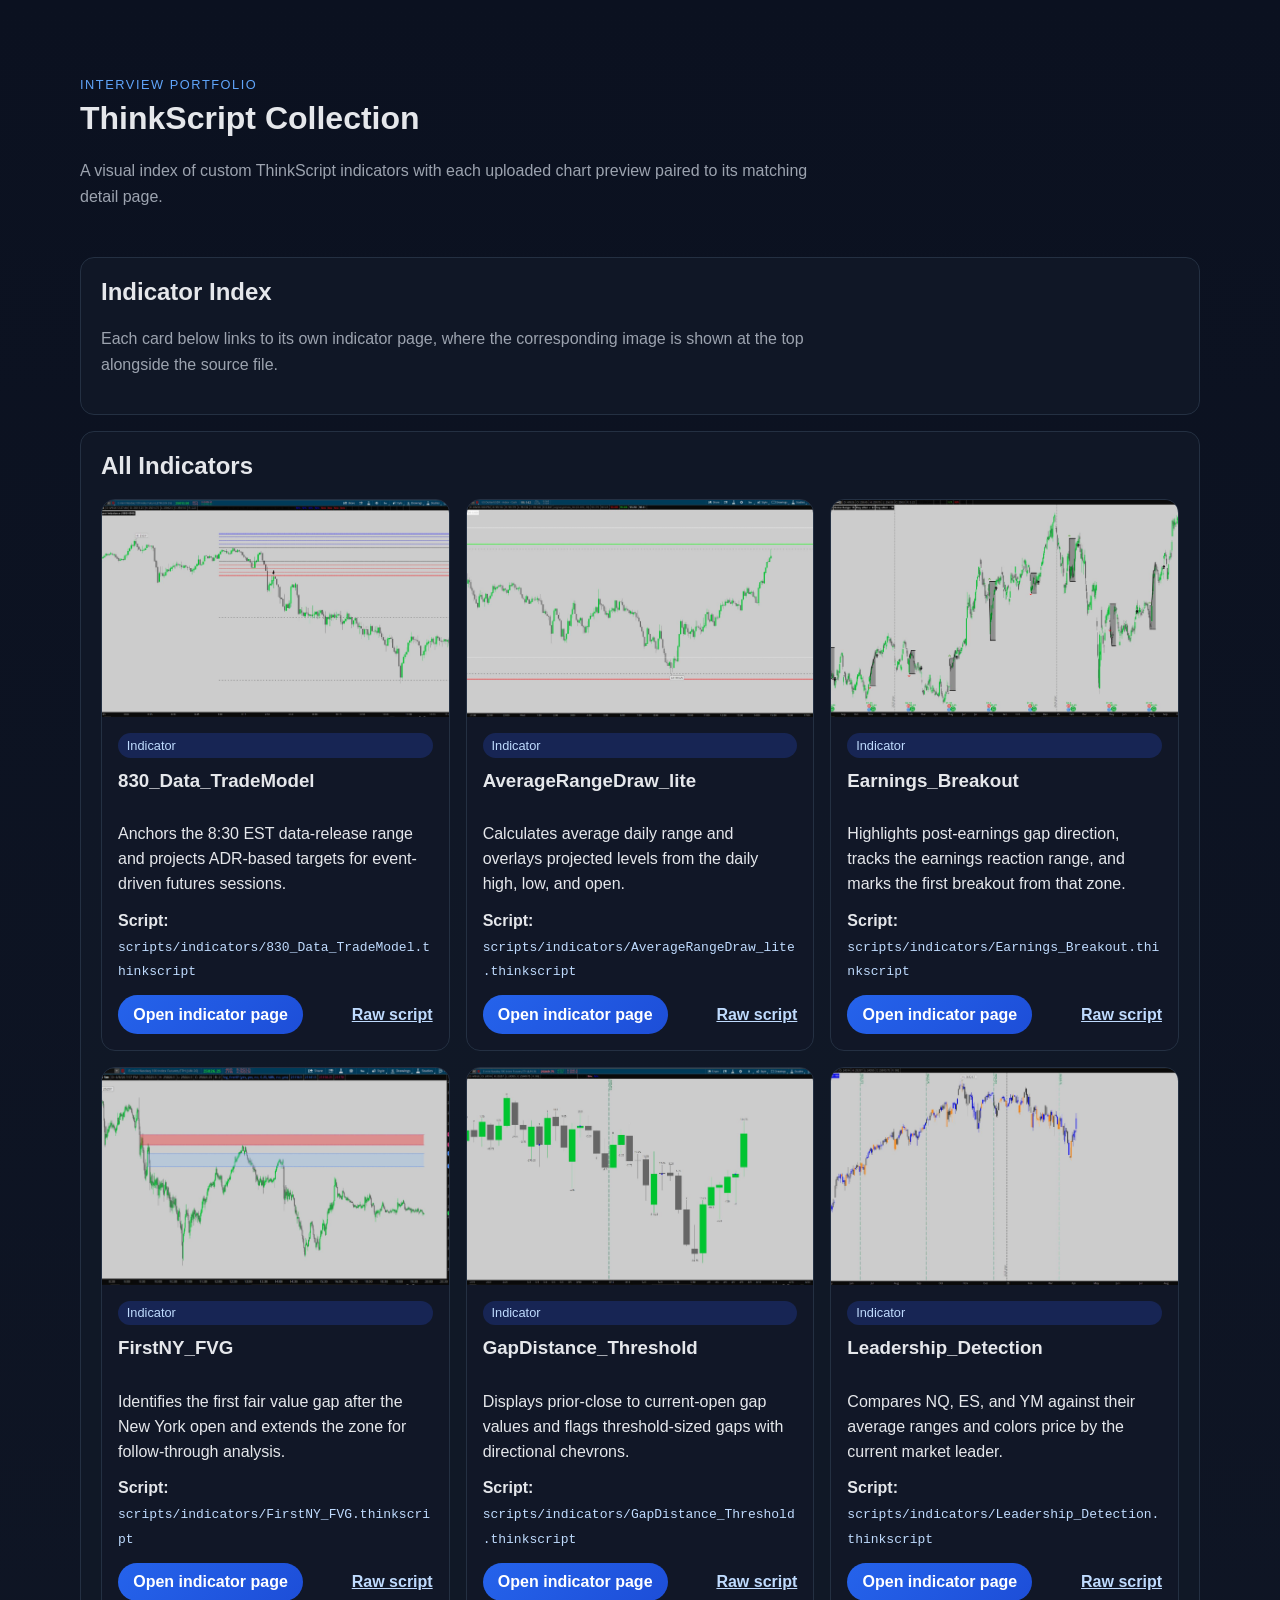
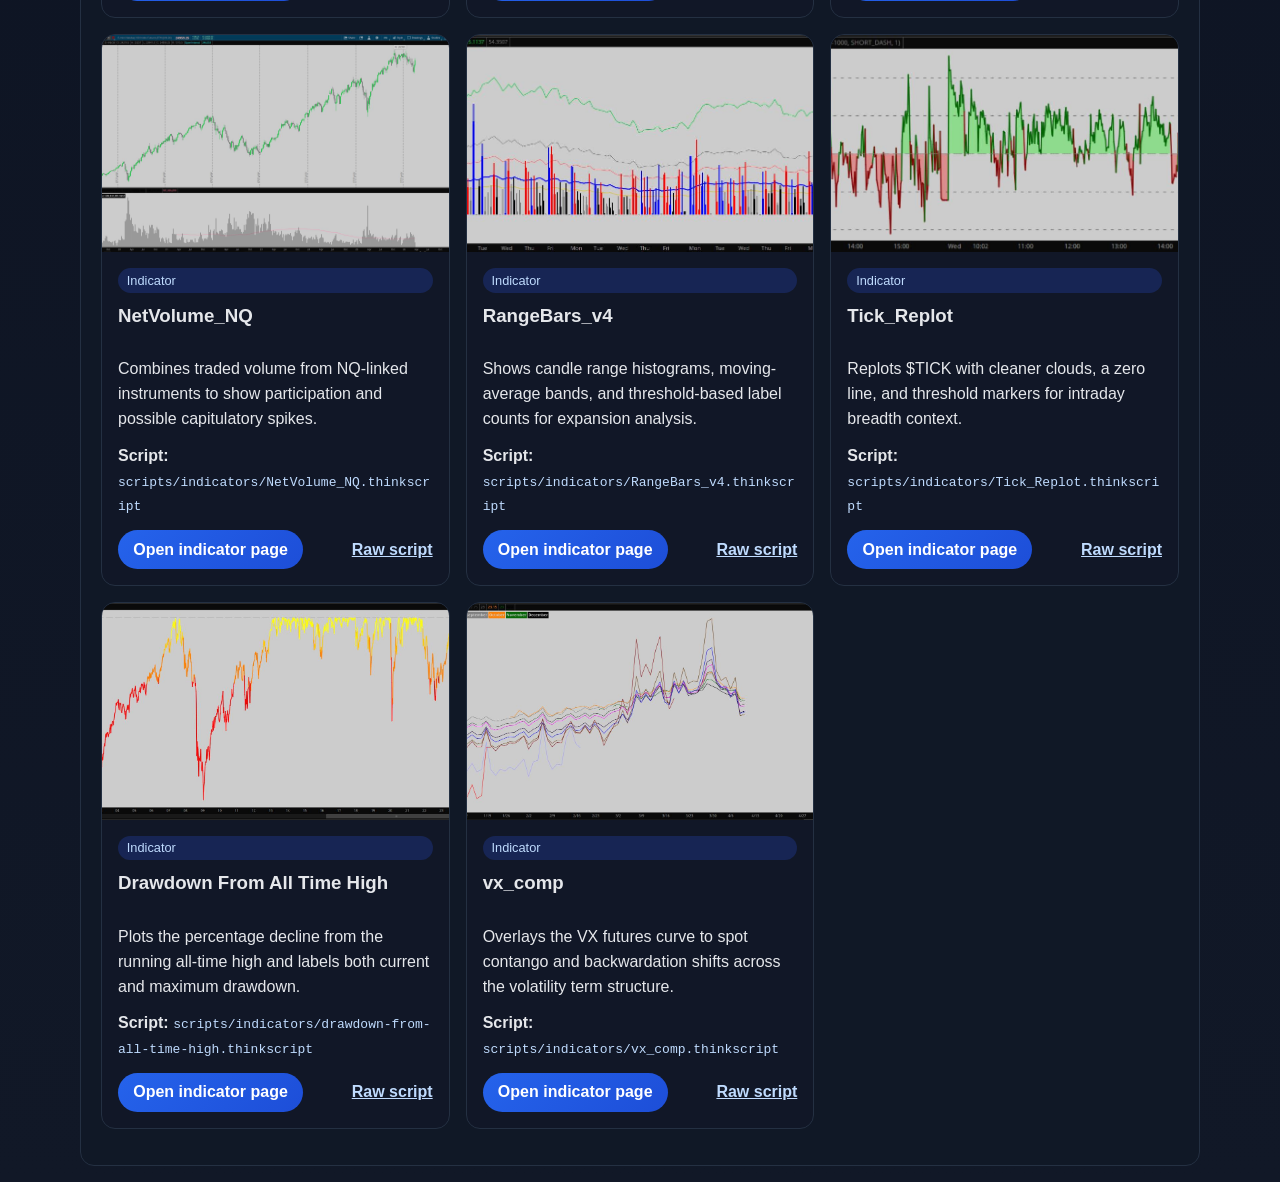
<file: index.html>
<!DOCTYPE html>
<html lang="en">
<head>
  <meta charset="UTF-8" />
  <meta name="viewport" content="width=device-width, initial-scale=1.0" />
  <title>ThinkScript Portfolio</title>
  <link rel="stylesheet" href="styles.css" />
</head>
<body>
  <header class="hero">
    <div class="container">
      <p class="eyebrow">Interview Portfolio</p>
      <h1>ThinkScript Collection</h1>
      <p class="lead">
        A visual index of custom ThinkScript indicators with each uploaded chart preview paired to its matching detail page.
      </p>
    </div>
  </header>

  <main class="container">
    <section class="panel">
      <h2>Indicator Index</h2>
      <p class="section-copy">
        Each card below links to its own indicator page, where the corresponding image is shown at the top alongside the source file.
      </p>
    </section>

    <section class="panel">
      <h2>All Indicators</h2>
      <div id="indicator-grid" class="grid"></div>
    </section>
  </main>

  <script src="scripts/site.js"></script>
</body>
</html>
</file>
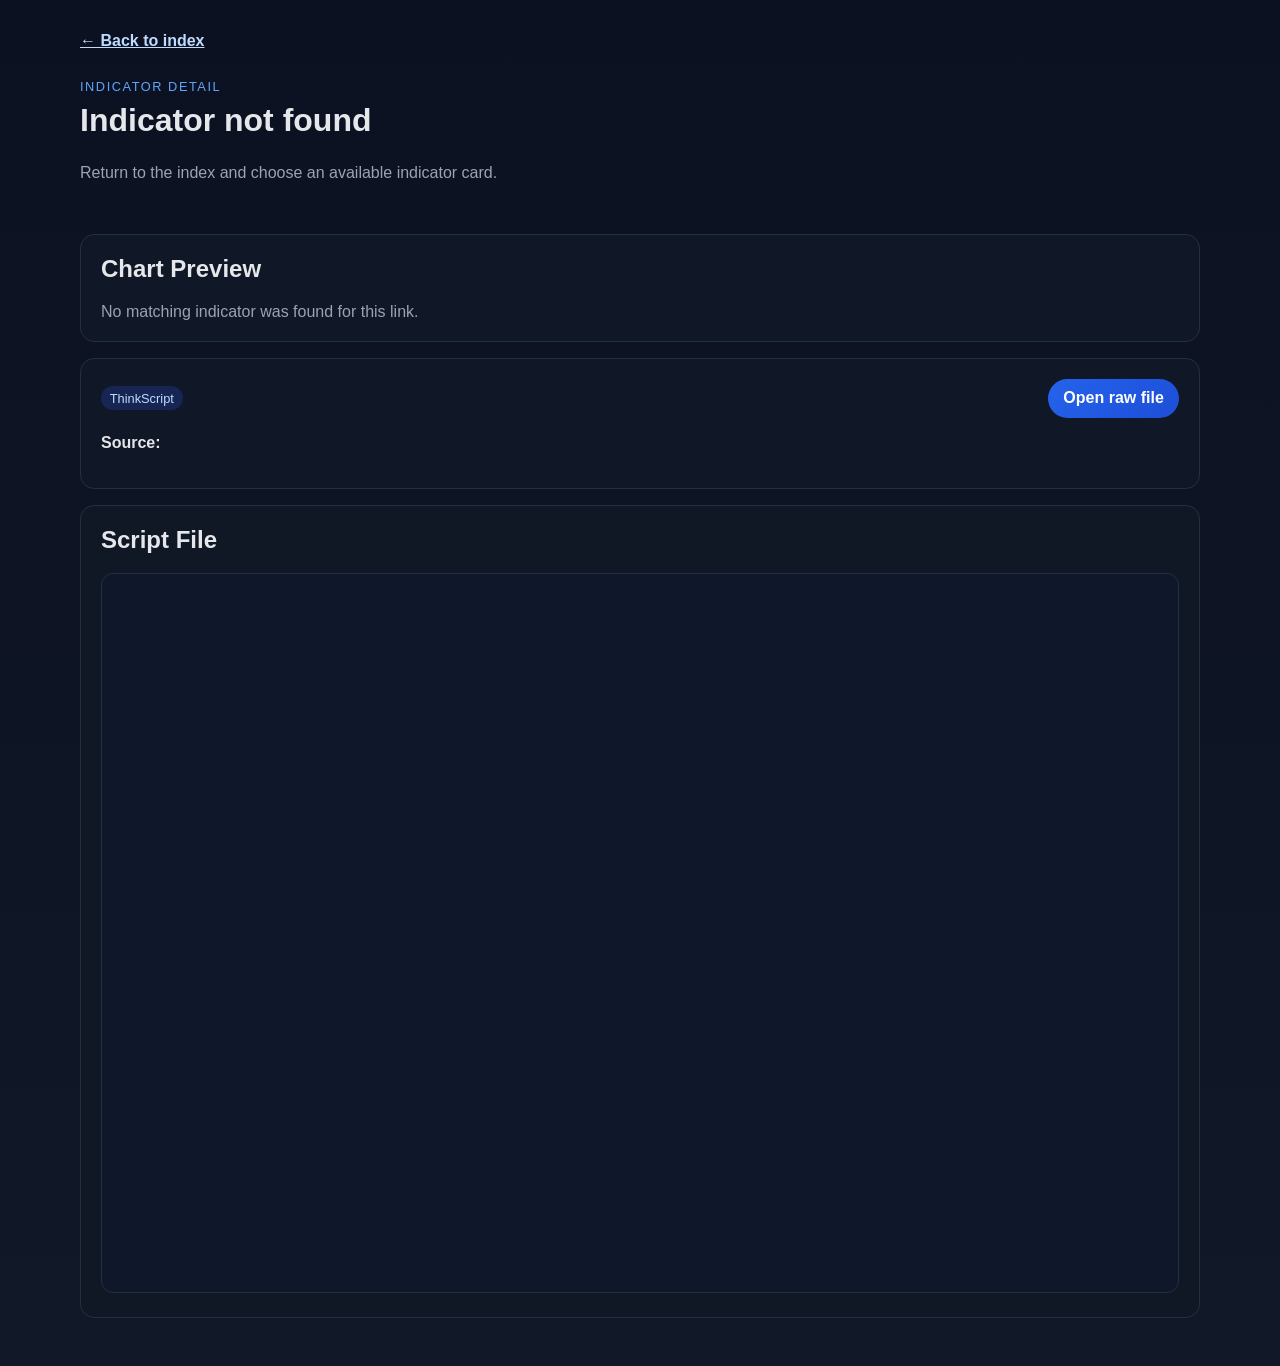
<file: indicator.html>
<!DOCTYPE html>
<html lang="en">
<head>
  <meta charset="UTF-8" />
  <meta name="viewport" content="width=device-width, initial-scale=1.0" />
  <title>Indicator Detail | ThinkScript Collection</title>
  <link rel="stylesheet" href="styles.css" />
</head>
<body>
  <header class="hero hero-compact">
    <div class="container">
      <a class="back-link" href="index.html">&larr; Back to index</a>
      <p class="eyebrow">Indicator Detail</p>
      <h1 id="indicator-title">Loading indicator...</h1>
      <p id="indicator-description" class="lead">Preparing the matching chart preview and script file.</p>
    </div>
  </header>

  <main class="container">
    <section class="detail-layout">
      <article class="panel">
        <h2>Chart Preview</h2>
        <div id="indicator-gallery" class="detail-gallery"></div>
      </article>

      <article class="panel">
        <div class="detail-actions">
          <span class="tag">ThinkScript</span>
          <a id="script-link" class="button-link" href="#">Open raw file</a>
        </div>
        <p><strong>Source:</strong> <code id="script-path"></code></p>
      </article>

      <article class="panel">
        <h2>Script File</h2>
        <iframe id="script-frame" class="script-frame" src="about:blank" title="ThinkScript source"></iframe>
      </article>
    </section>
  </main>

  <script src="scripts/site.js"></script>
</body>
</html>
</file>
<file: styles.css>
:root {
  --bg: #0b1120;
  --bg-soft: #0f172a;
  --panel: #111827;
  --panel-border: #243042;
  --text: #e5e7eb;
  --muted: #9ca3af;
  --accent: #60a5fa;
  --accent-strong: #bfdbfe;
  --tag-bg: #172554;
}

* {
  box-sizing: border-box;
}

body {
  margin: 0;
  font-family: Arial, Helvetica, sans-serif;
  background: linear-gradient(180deg, #0b1120 0%, #111827 100%);
  color: var(--text);
}

img {
  max-width: 100%;
}

.container {
  width: min(1120px, calc(100% - 2rem));
  margin: 0 auto;
}

.hero {
  padding: 4rem 0 2rem;
}

.hero-compact {
  padding-top: 2rem;
}

.eyebrow {
  text-transform: uppercase;
  letter-spacing: 0.12em;
  color: var(--accent);
  font-size: 0.8rem;
  margin-bottom: 0.5rem;
}

h1,
h2,
h3 {
  margin-top: 0;
}

.lead,
.section-copy {
  color: var(--muted);
  max-width: 760px;
  line-height: 1.6;
}

.panel {
  background: rgba(17, 24, 39, 0.92);
  border: 1px solid var(--panel-border);
  border-radius: 14px;
  padding: 1.25rem;
  margin-bottom: 1rem;
}

.grid {
  display: grid;
  grid-template-columns: repeat(auto-fit, minmax(280px, 1fr));
  gap: 1rem;
  margin-bottom: 1rem;
}

.card {
  background: rgba(17, 24, 39, 0.95);
  border: 1px solid var(--panel-border);
  border-radius: 14px;
  overflow: hidden;
  display: flex;
  flex-direction: column;
}

.card-image {
  width: 100%;
  aspect-ratio: 16 / 10;
  object-fit: cover;
  display: block;
  background: var(--bg-soft);
}

.card-body {
  padding: 1rem;
  display: flex;
  flex-direction: column;
  gap: 0.75rem;
  flex: 1;
}

.card-body p {
  margin: 0;
  line-height: 1.55;
}

.card-actions,
.detail-actions {
  display: flex;
  align-items: center;
  justify-content: space-between;
  gap: 0.75rem;
  flex-wrap: wrap;
}

.card-actions {
  margin-top: auto;
}

.tag {
  display: inline-block;
  padding: 0.3rem 0.55rem;
  border-radius: 999px;
  background: var(--tag-bg);
  color: #bfdbfe;
  font-size: 0.8rem;
}

.button-link {
  display: inline-flex;
  align-items: center;
  justify-content: center;
  padding: 0.65rem 0.95rem;
  border-radius: 999px;
  background: linear-gradient(135deg, #2563eb, #1d4ed8);
  color: white;
  font-weight: 600;
  text-decoration: none;
}

.button-link:hover {
  text-decoration: none;
  filter: brightness(1.08);
}

.text-link,
.back-link {
  color: var(--accent-strong);
  font-weight: 600;
}

.back-link {
  display: inline-block;
  margin-bottom: 1rem;
}

.detail-layout {
  margin-bottom: 3rem;
}

.detail-gallery {
  display: grid;
  gap: 1rem;
}

.detail-figure {
  margin: 0;
}

.detail-figure img {
  width: 100%;
  display: block;
  border-radius: 12px;
  border: 1px solid var(--panel-border);
  background: var(--bg-soft);
}

.detail-figure figcaption {
  margin-top: 0.5rem;
  color: var(--muted);
  font-size: 0.95rem;
}

.script-frame {
  width: 100%;
  min-height: 720px;
  border: 1px solid var(--panel-border);
  border-radius: 12px;
  background: var(--bg-soft);
}

code {
  color: #bfdbfe;
  word-break: break-word;
}

.empty-state {
  color: var(--muted);
  margin: 0;
}

li {
  margin-bottom: 0.5rem;
}

@media (max-width: 640px) {
  .hero {
    padding-top: 3rem;
  }

  .button-link {
    width: 100%;
  }
}
</file>
